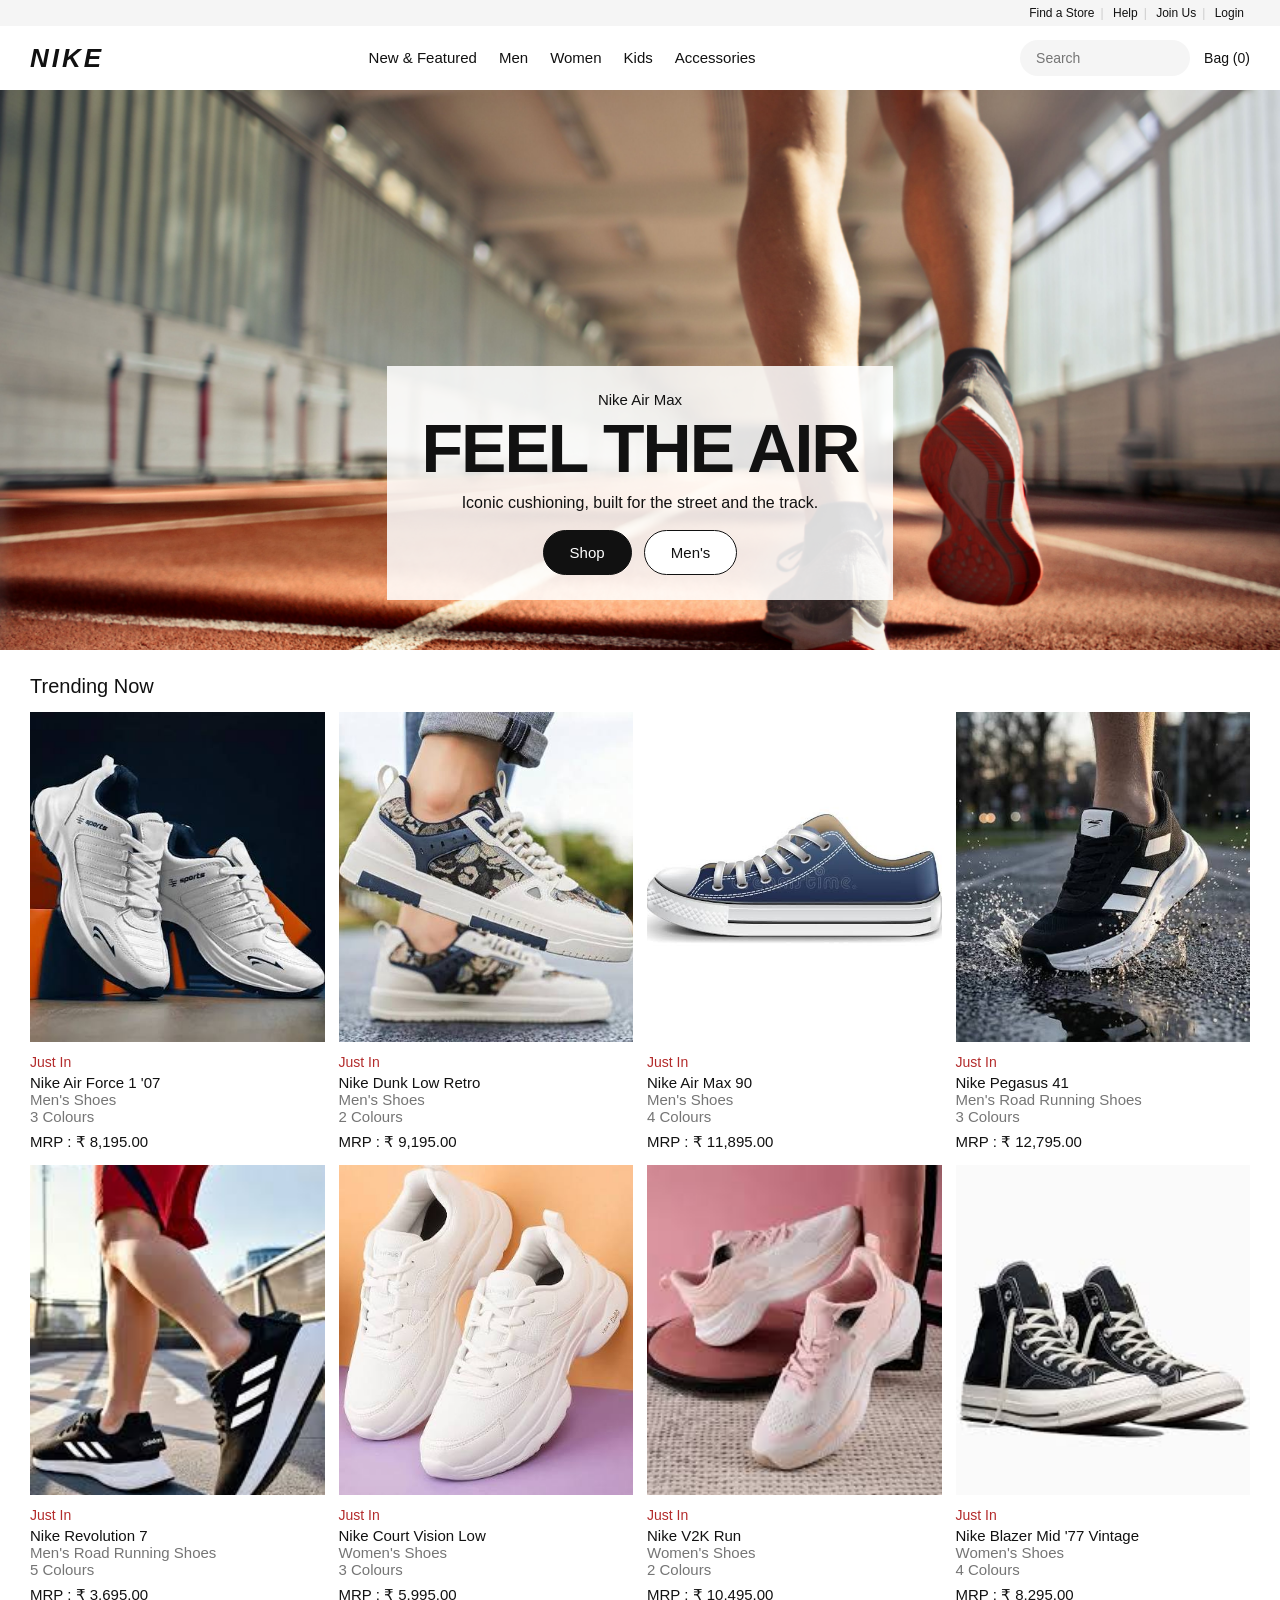
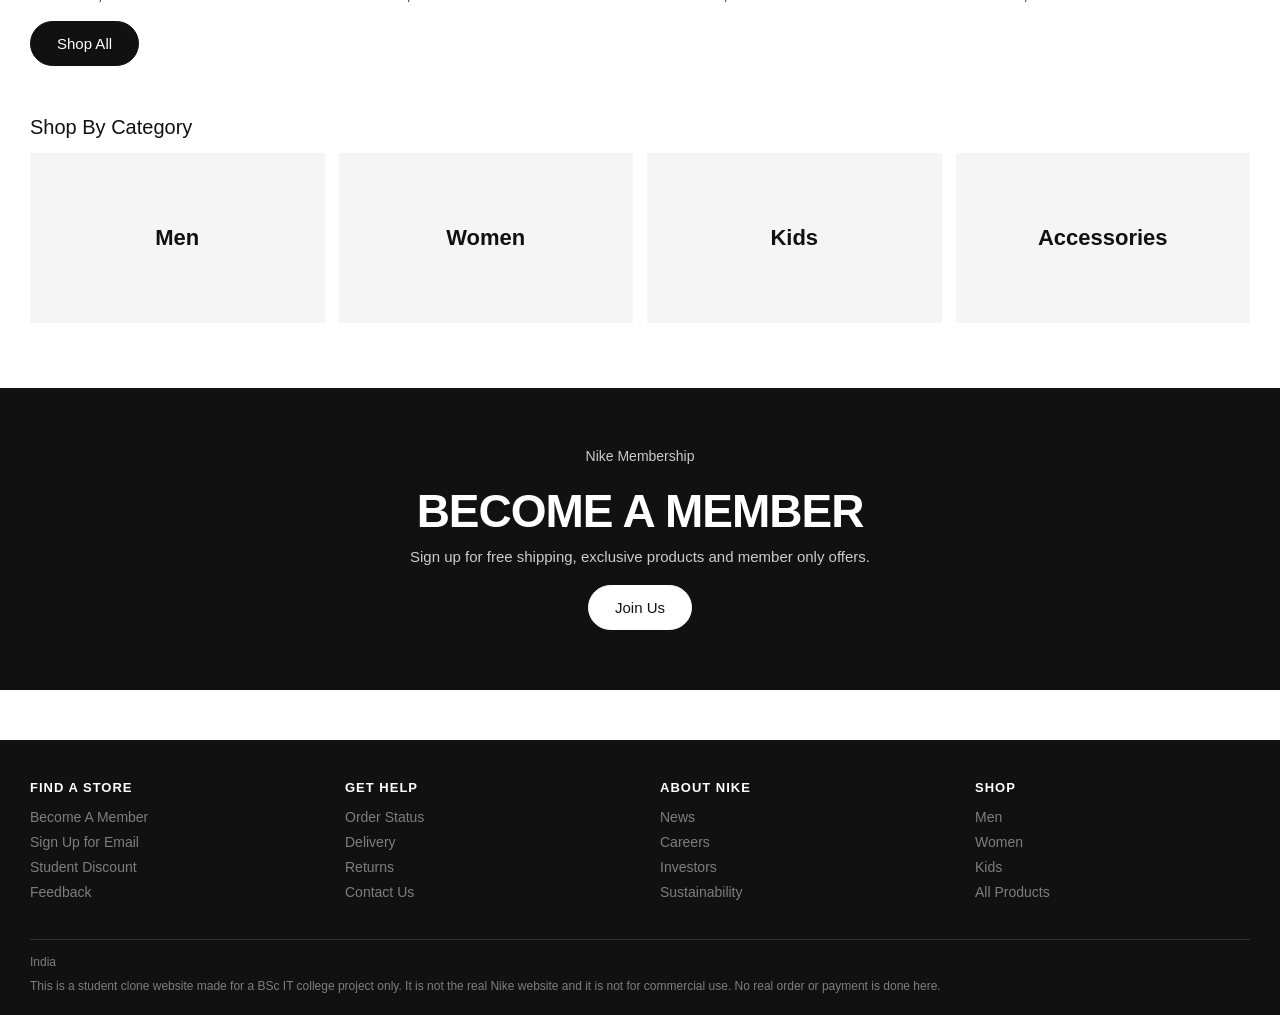
<file: index.html>
<!DOCTYPE html>
<html lang="en">
<head>
<meta charset="UTF-8">
<meta name="viewport" content="width=device-width, initial-scale=1.0">
<title>Nike. Just Do It. Nike IN</title>
<link rel="stylesheet" href="css/main_style.css">
<link rel="stylesheet" href="css/home_style.css">
</head>
<body>

<!-- ============ TOP BLACK BAR ============ -->
<div class="top-bar">
  <div class="top-links">
    <a href="about.html">Find a Store</a><span>|</span>
    <a href="about.html">Help</a><span>|</span>
    <a href="login.html">Join Us</a><span>|</span>
    <a href="login.html" id="user-link">Sign In</a>
  </div>
</div>

<!-- ============ MAIN HEADER ============ -->
<div class="header">
  <a href="index.html" class="logo">NIKE</a>

  <div class="nav">
    <a href="products.html">New &amp; Featured</a>
    <a href="products.html?cat=Men">Men</a>
    <a href="products.html?cat=Women">Women</a>
    <a href="products.html?cat=Kids">Kids</a>
    <a href="products.html?cat=Accessories">Accessories</a>
  </div>

  <div class="head-right">
    <form class="search-form" onsubmit="return doSearch(event)">
      <input type="text" id="search-box" placeholder="Search">
    </form>
    <a href="cart.html" class="bag-link">Bag (<span id="cart-count">0</span>)</a>
  </div>
</div>

<!-- ============ HERO ============ -->
<div class="hero">
  <div class="hero-text">
    <p class="hero-small">Nike Air Max</p>
    <h1>FEEL THE AIR</h1>
    <p class="hero-desc">Iconic cushioning, built for the street and the track.</p>
    <a href="products.html" class="btn">Shop</a>
    <a href="products.html?cat=Men" class="btn btn-white">Men's</a>
  </div>
</div>

<!-- ============ TRENDING ============ -->
<div class="container">
  <h2 class="section-title">Trending Now</h2>
  <div class="product-grid" id="featured-products"></div>
  <br>
  <a href="products.html" class="btn">Shop All</a>
</div>

<!-- ============ CATEGORIES ============ -->
<div class="container">
  <h2 class="section-title">Shop By Category</h2>
  <div class="cat-grid">
    <a href="products.html?cat=Men" class="cat-card">Men</a>
    <a href="products.html?cat=Women" class="cat-card">Women</a>
    <a href="products.html?cat=Kids" class="cat-card">Kids</a>
    <a href="products.html?cat=Accessories" class="cat-card">Accessories</a>
  </div>
</div>

<!-- ============ MEMBER STRIP ============ -->
<div class="member-strip">
  <p class="strip-small">Nike Membership</p>
  <h2>BECOME A MEMBER</h2>
  <p>Sign up for free shipping, exclusive products and member only offers.</p>
  <a href="login.html" class="btn btn-white">Join Us</a>
</div>

<!-- ============ FOOTER ============ -->
<div class="footer">
  <div class="footer-top">
    <div class="foot-col">
      <h4>Find A Store</h4>
      <a href="about.html">Become A Member</a>
      <a href="about.html">Sign Up for Email</a>
      <a href="about.html">Student Discount</a>
      <a href="about.html">Feedback</a>
    </div>
    <div class="foot-col">
      <h4>Get Help</h4>
      <a href="about.html">Order Status</a>
      <a href="about.html">Delivery</a>
      <a href="about.html">Returns</a>
      <a href="about.html">Contact Us</a>
    </div>
    <div class="foot-col">
      <h4>About Nike</h4>
      <a href="about.html">News</a>
      <a href="about.html">Careers</a>
      <a href="about.html">Investors</a>
      <a href="about.html">Sustainability</a>
    </div>
    <div class="foot-col">
      <h4>Shop</h4>
      <a href="products.html?cat=Men">Men</a>
      <a href="products.html?cat=Women">Women</a>
      <a href="products.html?cat=Kids">Kids</a>
      <a href="products.html">All Products</a>
    </div>
  </div>
  <div class="footer-bottom">
    <p>India</p>
    <p class="disclaimer">
      This is a student clone website made for a BSc IT college project only.
      It is not the real Nike website and it is not for commercial use.
      No real order or payment is done here.
    </p>
  </div>
</div>

<script src="js/main.js"></script>
<script src="js/home.js"></script>
</body>
</html>
</file>
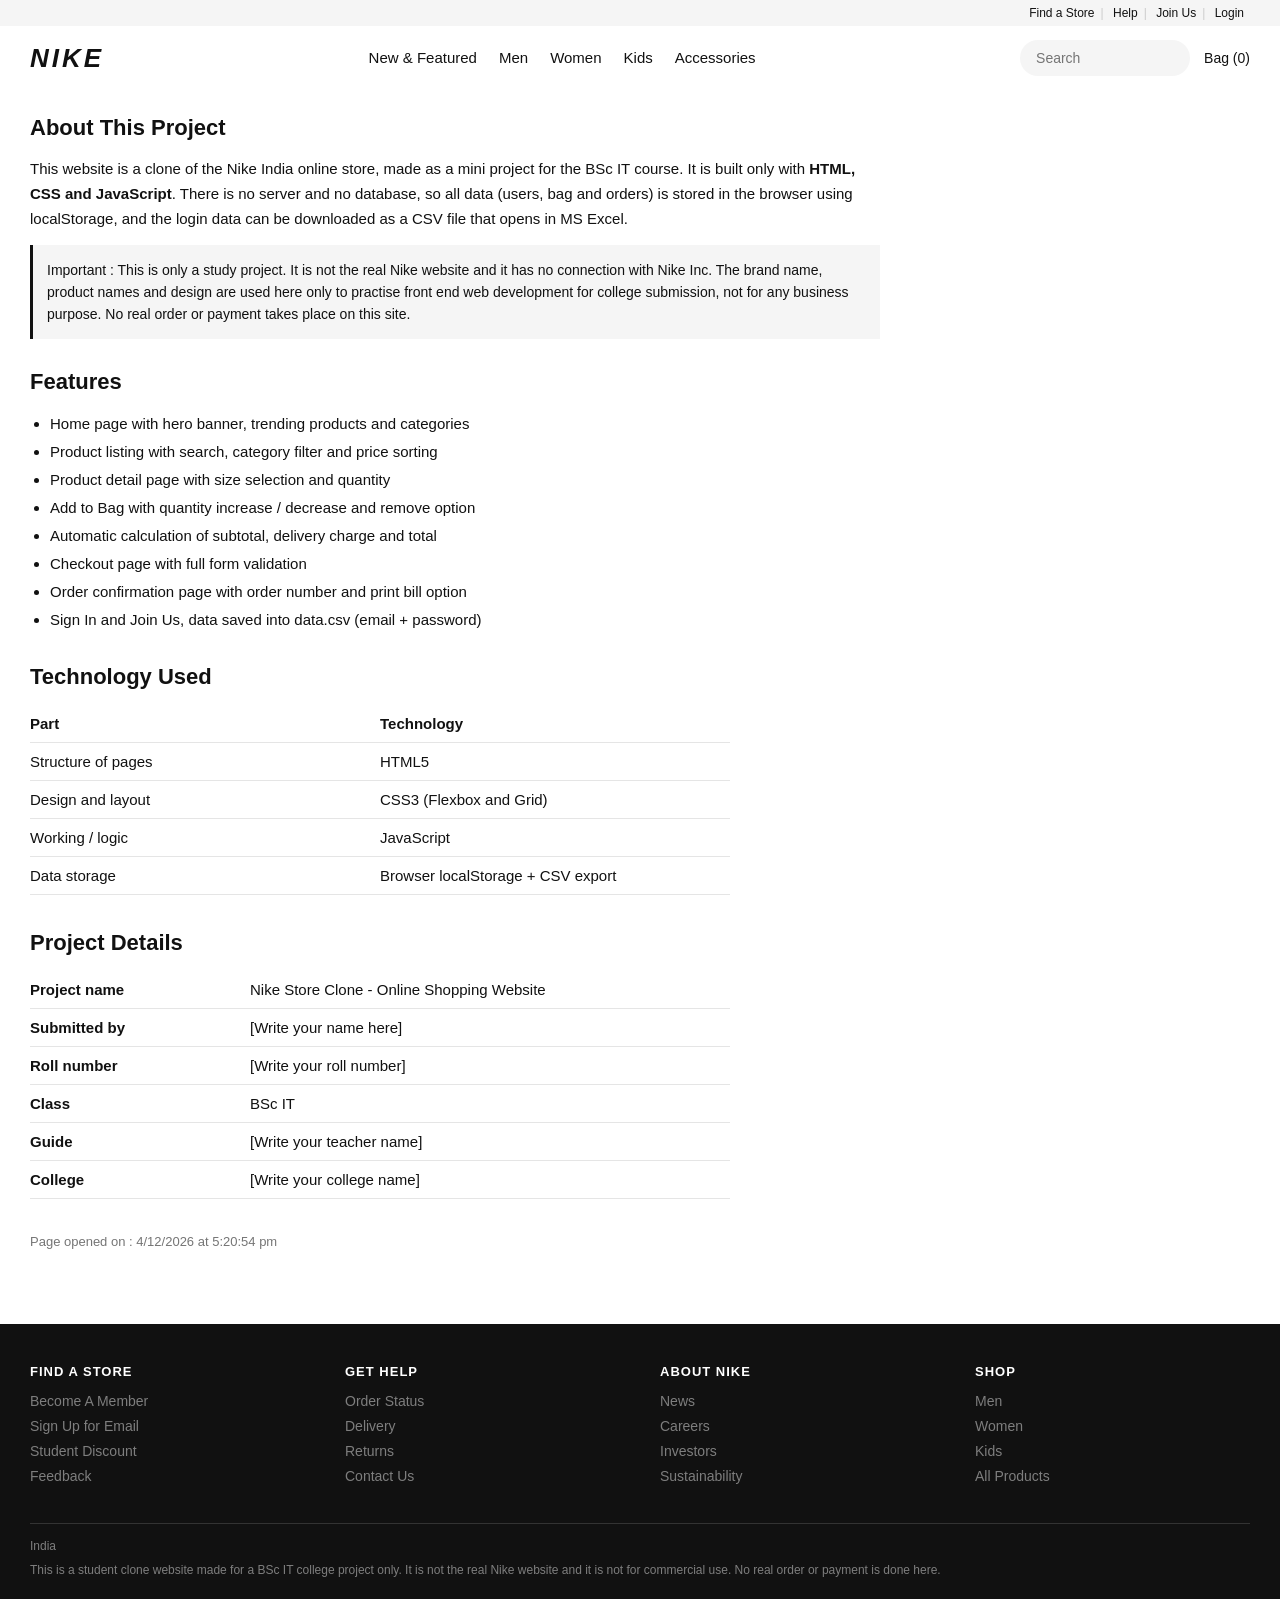
<file: about.html>
<!DOCTYPE html>
<html lang="en">
<head>
<meta charset="UTF-8">
<meta name="viewport" content="width=device-width, initial-scale=1.0">
<title>About This Project. Nike IN</title>
<link rel="stylesheet" href="css/main_style.css">
<link rel="stylesheet" href="css/about_style.css">
</head>
<body>

<!-- ============ TOP BLACK BAR ============ -->
<div class="top-bar">
  <div class="top-links">
    <a href="about.html">Find a Store</a><span>|</span>
    <a href="about.html">Help</a><span>|</span>
    <a href="login.html">Join Us</a><span>|</span>
    <a href="login.html" id="user-link">Sign In</a>
  </div>
</div>

<!-- ============ MAIN HEADER ============ -->
<div class="header">
  <a href="index.html" class="logo">NIKE</a>

  <div class="nav">
    <a href="products.html">New &amp; Featured</a>
    <a href="products.html?cat=Men">Men</a>
    <a href="products.html?cat=Women">Women</a>
    <a href="products.html?cat=Kids">Kids</a>
    <a href="products.html?cat=Accessories">Accessories</a>
  </div>

  <div class="head-right">
    <form class="search-form" onsubmit="return doSearch(event)">
      <input type="text" id="search-box" placeholder="Search">
    </form>
    <a href="cart.html" class="bag-link">Bag (<span id="cart-count">0</span>)</a>
  </div>
</div>

<div class="container">
  <h2 class="page-title">About This Project</h2>
  <div class="about-box">
    <p>
      This website is a clone of the Nike India online store, made as a mini project for the
      BSc IT course. It is built only with <b>HTML, CSS and JavaScript</b>. There is no server
      and no database, so all data (users, bag and orders) is stored in the browser using
      localStorage, and the login data can be downloaded as a CSV file that opens in MS Excel.
    </p>
    <p class="note-line">
      Important : This is only a study project. It is not the real Nike website and it has no
      connection with Nike Inc. The brand name, product names and design are used here only to
      practise front end web development for college submission, not for any business purpose.
      No real order or payment takes place on this site.
    </p>
  </div>

  <h2 class="page-title">Features</h2>
  <ul class="feature-list">
    <li>Home page with hero banner, trending products and categories</li>
    <li>Product listing with search, category filter and price sorting</li>
    <li>Product detail page with size selection and quantity</li>
    <li>Add to Bag with quantity increase / decrease and remove option</li>
    <li>Automatic calculation of subtotal, delivery charge and total</li>
    <li>Checkout page with full form validation</li>
    <li>Order confirmation page with order number and print bill option</li>
    <li>Sign In and Join Us, data saved into data.csv (email + password)</li>
  </ul>

  <h2 class="page-title">Technology Used</h2>
  <table class="tech-table">
    <tr><th>Part</th><th>Technology</th></tr>
    <tr><td>Structure of pages</td><td>HTML5</td></tr>
    <tr><td>Design and layout</td><td>CSS3 (Flexbox and Grid)</td></tr>
    <tr><td>Working / logic</td><td>JavaScript</td></tr>
    <tr><td>Data storage</td><td>Browser localStorage + CSV export</td></tr>
  </table>

  <h2 class="page-title">Project Details</h2>
  <table class="tech-table">
    <tr><th>Project name</th><td>Nike Store Clone - Online Shopping Website</td></tr>
    <tr><th>Submitted by</th><td>[Write your name here]</td></tr>
    <tr><th>Roll number</th><td>[Write your roll number]</td></tr>
    <tr><th>Class</th><td>BSc IT</td></tr>
    <tr><th>Guide</th><td>[Write your teacher name]</td></tr>
    <tr><th>College</th><td>[Write your college name]</td></tr>
  </table>
</div>

<!-- ============ FOOTER ============ -->
<div class="footer">
  <div class="footer-top">
    <div class="foot-col">
      <h4>Find A Store</h4>
      <a href="about.html">Become A Member</a>
      <a href="about.html">Sign Up for Email</a>
      <a href="about.html">Student Discount</a>
      <a href="about.html">Feedback</a>
    </div>
    <div class="foot-col">
      <h4>Get Help</h4>
      <a href="about.html">Order Status</a>
      <a href="about.html">Delivery</a>
      <a href="about.html">Returns</a>
      <a href="about.html">Contact Us</a>
    </div>
    <div class="foot-col">
      <h4>About Nike</h4>
      <a href="about.html">News</a>
      <a href="about.html">Careers</a>
      <a href="about.html">Investors</a>
      <a href="about.html">Sustainability</a>
    </div>
    <div class="foot-col">
      <h4>Shop</h4>
      <a href="products.html?cat=Men">Men</a>
      <a href="products.html?cat=Women">Women</a>
      <a href="products.html?cat=Kids">Kids</a>
      <a href="products.html">All Products</a>
    </div>
  </div>
  <div class="footer-bottom">
    <p>India</p>
    <p class="disclaimer">
      This is a student clone website made for a BSc IT college project only.
      It is not the real Nike website and it is not for commercial use.
      No real order or payment is done here.
    </p>
  </div>
</div>

<script src="js/main.js"></script>
<script src="js/about.js"></script>
</body>
</html>
</file>
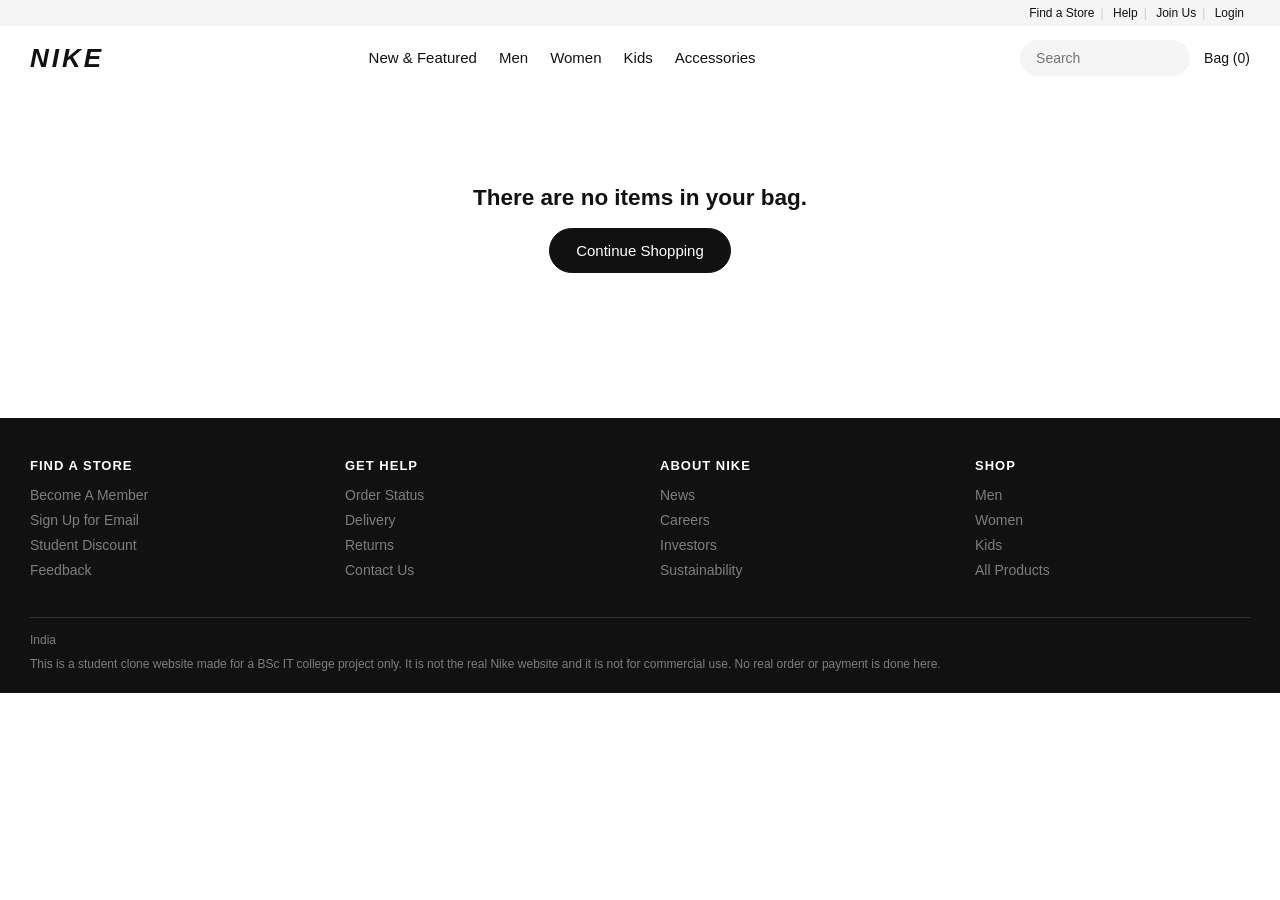
<file: cart.html>
<!DOCTYPE html>
<html lang="en">
<head>
<meta charset="UTF-8">
<meta name="viewport" content="width=device-width, initial-scale=1.0">
<title>Bag. Nike IN</title>
<link rel="stylesheet" href="css/main_style.css">
<link rel="stylesheet" href="css/cart_style.css">
</head>
<body>

<!-- ============ TOP BLACK BAR ============ -->
<div class="top-bar">
  <div class="top-links">
    <a href="about.html">Find a Store</a><span>|</span>
    <a href="about.html">Help</a><span>|</span>
    <a href="login.html">Join Us</a><span>|</span>
    <a href="login.html" id="user-link">Sign In</a>
  </div>
</div>

<!-- ============ MAIN HEADER ============ -->
<div class="header">
  <a href="index.html" class="logo">NIKE</a>

  <div class="nav">
    <a href="products.html">New &amp; Featured</a>
    <a href="products.html?cat=Men">Men</a>
    <a href="products.html?cat=Women">Women</a>
    <a href="products.html?cat=Kids">Kids</a>
    <a href="products.html?cat=Accessories">Accessories</a>
  </div>

  <div class="head-right">
    <form class="search-form" onsubmit="return doSearch(event)">
      <input type="text" id="search-box" placeholder="Search">
    </form>
    <a href="cart.html" class="bag-link">Bag (<span id="cart-count">0</span>)</a>
  </div>
</div>

<div class="container">
  <div id="empty-msg" class="empty-msg" style="display:none;">
    <h2>There are no items in your bag.</h2>
    <br>
    <a href="products.html" class="btn">Continue Shopping</a>
  </div>

  <div id="cart-area" class="cart-area">
    <div class="cart-left">
      <h2 class="page-title">Bag</h2>
      <div id="cart-items"></div>
    </div>

    <div class="cart-right">
      <h2 class="page-title">Summary</h2>
      <table>
        <tr><td>Subtotal</td><td id="sub-total">0</td></tr>
        <tr><td>Estimated Delivery &amp; Handling</td><td id="ship-charge">0</td></tr>
        <tr><th>Total</th><th id="grand-total">0</th></tr>
      </table>
      <p class="note" id="ship-note"></p>
      <a href="checkout.html" class="btn full">Checkout</a>
      <a href="products.html" class="btn btn-outline full">Continue Shopping</a>
    </div>
  </div>
</div>

<!-- ============ FOOTER ============ -->
<div class="footer">
  <div class="footer-top">
    <div class="foot-col">
      <h4>Find A Store</h4>
      <a href="about.html">Become A Member</a>
      <a href="about.html">Sign Up for Email</a>
      <a href="about.html">Student Discount</a>
      <a href="about.html">Feedback</a>
    </div>
    <div class="foot-col">
      <h4>Get Help</h4>
      <a href="about.html">Order Status</a>
      <a href="about.html">Delivery</a>
      <a href="about.html">Returns</a>
      <a href="about.html">Contact Us</a>
    </div>
    <div class="foot-col">
      <h4>About Nike</h4>
      <a href="about.html">News</a>
      <a href="about.html">Careers</a>
      <a href="about.html">Investors</a>
      <a href="about.html">Sustainability</a>
    </div>
    <div class="foot-col">
      <h4>Shop</h4>
      <a href="products.html?cat=Men">Men</a>
      <a href="products.html?cat=Women">Women</a>
      <a href="products.html?cat=Kids">Kids</a>
      <a href="products.html">All Products</a>
    </div>
  </div>
  <div class="footer-bottom">
    <p>India</p>
    <p class="disclaimer">
      This is a student clone website made for a BSc IT college project only.
      It is not the real Nike website and it is not for commercial use.
      No real order or payment is done here.
    </p>
  </div>
</div>

<script src="js/main.js"></script>
<script src="js/cart.js"></script>
</body>
</html>
</file>
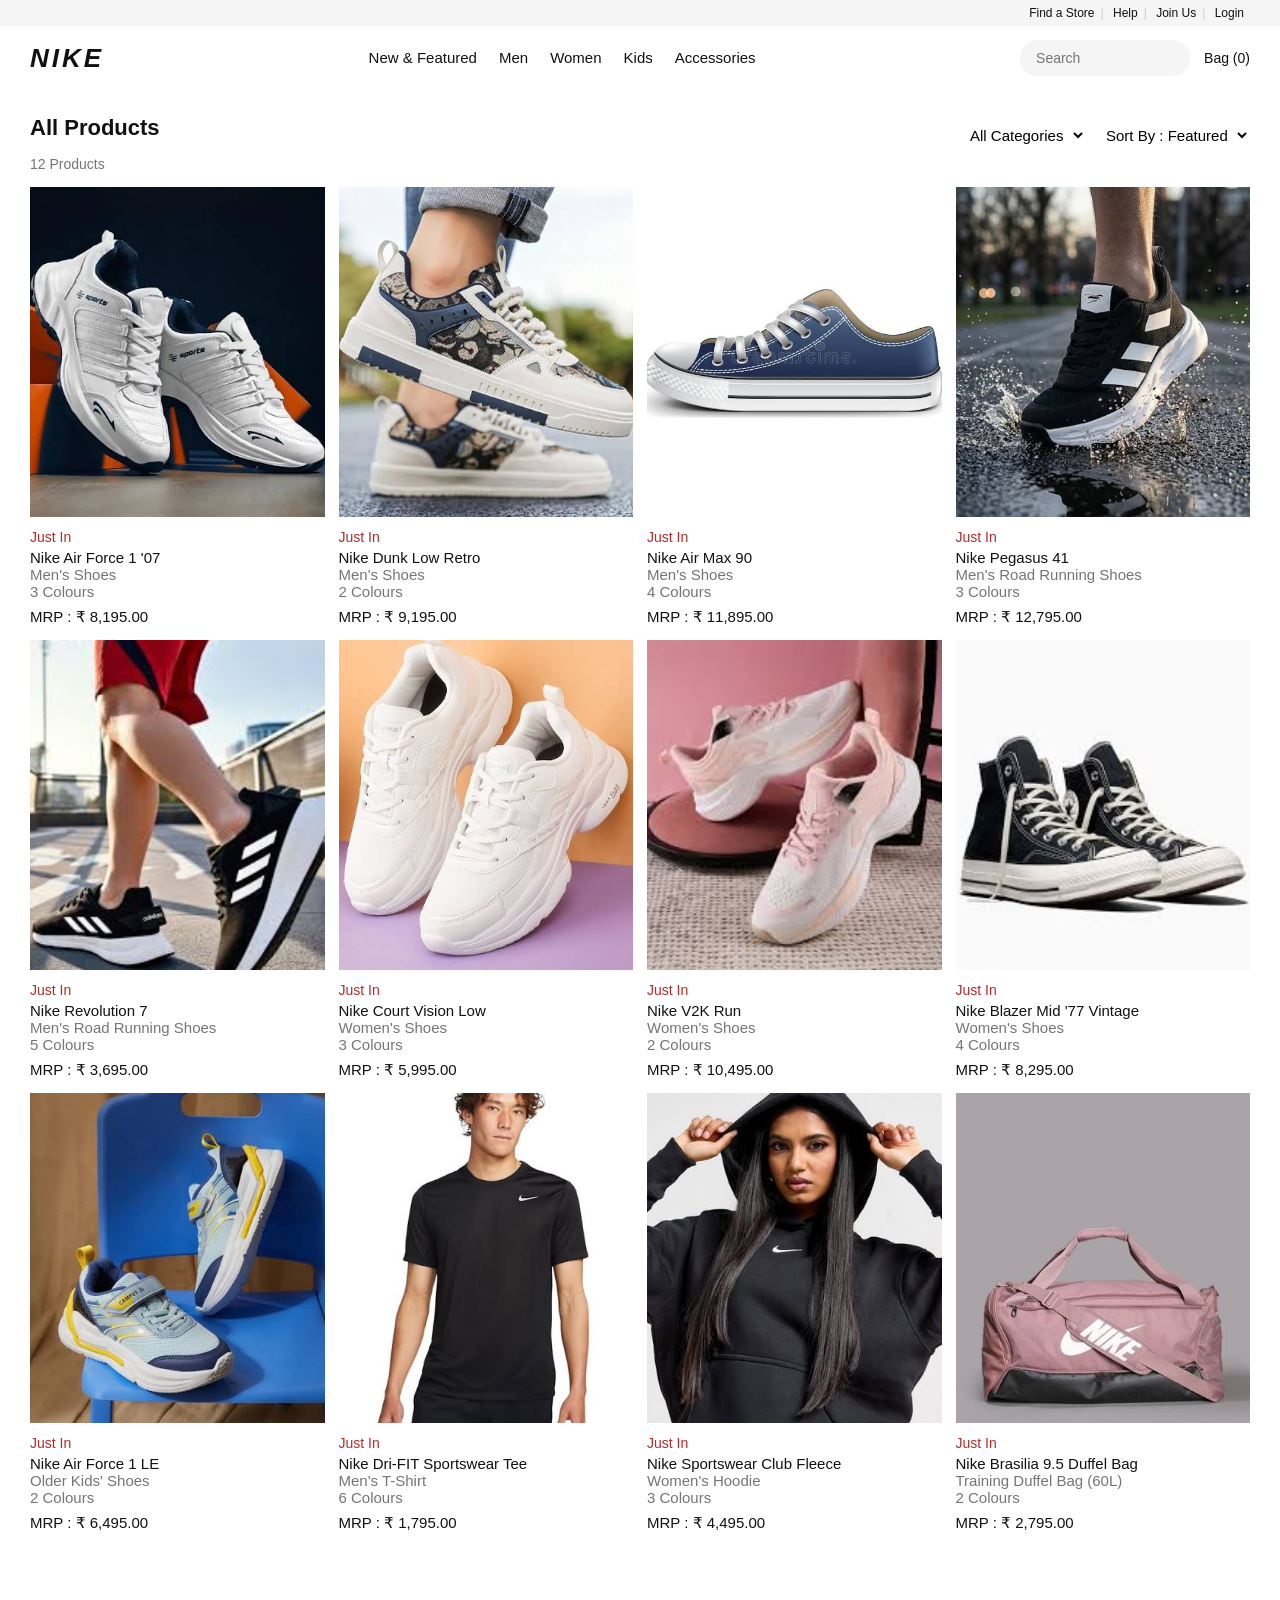
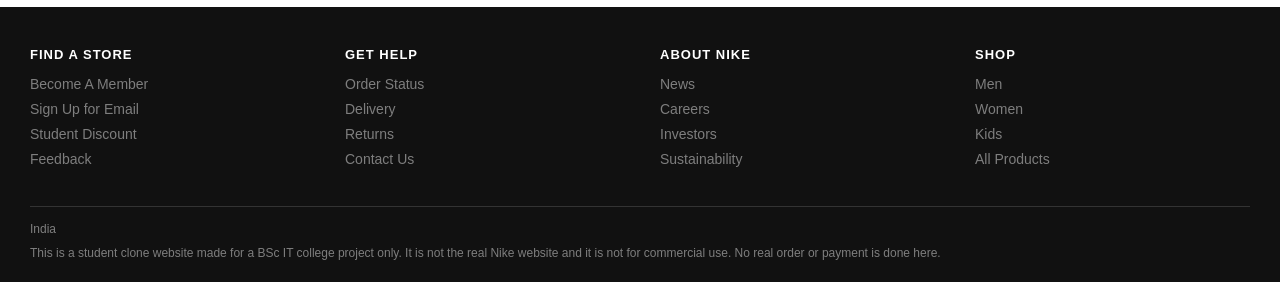
<file: checkout.html>
<!DOCTYPE html>
<html lang="en">
<head>
<meta charset="UTF-8">
<meta name="viewport" content="width=device-width, initial-scale=1.0">
<title>Checkout. Nike IN</title>
<link rel="stylesheet" href="css/main_style.css">
<link rel="stylesheet" href="css/checkout_style.css">
</head>
<body>

<!-- ============ TOP BLACK BAR ============ -->
<div class="top-bar">
  <div class="top-links">
    <a href="about.html">Find a Store</a><span>|</span>
    <a href="about.html">Help</a><span>|</span>
    <a href="login.html">Join Us</a><span>|</span>
    <a href="login.html" id="user-link">Sign In</a>
  </div>
</div>

<!-- ============ MAIN HEADER ============ -->
<div class="header">
  <a href="index.html" class="logo">NIKE</a>

  <div class="nav">
    <a href="products.html">New &amp; Featured</a>
    <a href="products.html?cat=Men">Men</a>
    <a href="products.html?cat=Women">Women</a>
    <a href="products.html?cat=Kids">Kids</a>
    <a href="products.html?cat=Accessories">Accessories</a>
  </div>

  <div class="head-right">
    <form class="search-form" onsubmit="return doSearch(event)">
      <input type="text" id="search-box" placeholder="Search">
    </form>
    <a href="cart.html" class="bag-link">Bag (<span id="cart-count">0</span>)</a>
  </div>
</div>

<div class="container">
  <div class="checkout-area">
    <div class="form-side">
      <h2 class="page-title">Delivery</h2>
      <p class="sub-note">Enter your name and address so we know where to deliver your order.</p>

      <input type="text" id="name" placeholder="Full Name">
      <input type="text" id="email" placeholder="Email Address">
      <input type="text" id="phone" maxlength="10" placeholder="Mobile Number (10 digits)">
      <textarea id="address" rows="3" placeholder="Address Line (House no, Street, Area)"></textarea>
      <div class="two-col">
        <input type="text" id="city" placeholder="City">
        <input type="text" id="pincode" maxlength="6" placeholder="PIN Code">
      </div>

      <h2 class="page-title">Payment</h2>
      <label class="radio-line"><input type="radio" name="pay" value="Cash on Delivery" checked> Cash on Delivery</label>
      <label class="radio-line"><input type="radio" name="pay" value="UPI"> UPI</label>
      <label class="radio-line"><input type="radio" name="pay" value="Debit / Credit Card"> Debit / Credit Card</label>

      <p class="error-msg" id="error-msg"></p>
      <button class="btn full" onclick="placeOrder()">Place Order</button>
    </div>

    <div class="summary-side">
      <h2 class="page-title">Order Summary</h2>
      <div id="summary-items"></div>
      <table>
        <tr><td>Subtotal</td><td id="sub-total">0</td></tr>
        <tr><td>Delivery &amp; Handling</td><td id="ship-charge">0</td></tr>
        <tr><th>Total</th><th id="grand-total">0</th></tr>
      </table>
    </div>
  </div>
</div>

<!-- ============ FOOTER ============ -->
<div class="footer">
  <div class="footer-top">
    <div class="foot-col">
      <h4>Find A Store</h4>
      <a href="about.html">Become A Member</a>
      <a href="about.html">Sign Up for Email</a>
      <a href="about.html">Student Discount</a>
      <a href="about.html">Feedback</a>
    </div>
    <div class="foot-col">
      <h4>Get Help</h4>
      <a href="about.html">Order Status</a>
      <a href="about.html">Delivery</a>
      <a href="about.html">Returns</a>
      <a href="about.html">Contact Us</a>
    </div>
    <div class="foot-col">
      <h4>About Nike</h4>
      <a href="about.html">News</a>
      <a href="about.html">Careers</a>
      <a href="about.html">Investors</a>
      <a href="about.html">Sustainability</a>
    </div>
    <div class="foot-col">
      <h4>Shop</h4>
      <a href="products.html?cat=Men">Men</a>
      <a href="products.html?cat=Women">Women</a>
      <a href="products.html?cat=Kids">Kids</a>
      <a href="products.html">All Products</a>
    </div>
  </div>
  <div class="footer-bottom">
    <p>India</p>
    <p class="disclaimer">
      This is a student clone website made for a BSc IT college project only.
      It is not the real Nike website and it is not for commercial use.
      No real order or payment is done here.
    </p>
  </div>
</div>

<script src="js/main.js"></script>
<script src="js/checkout.js"></script>
</body>
</html>
</file>
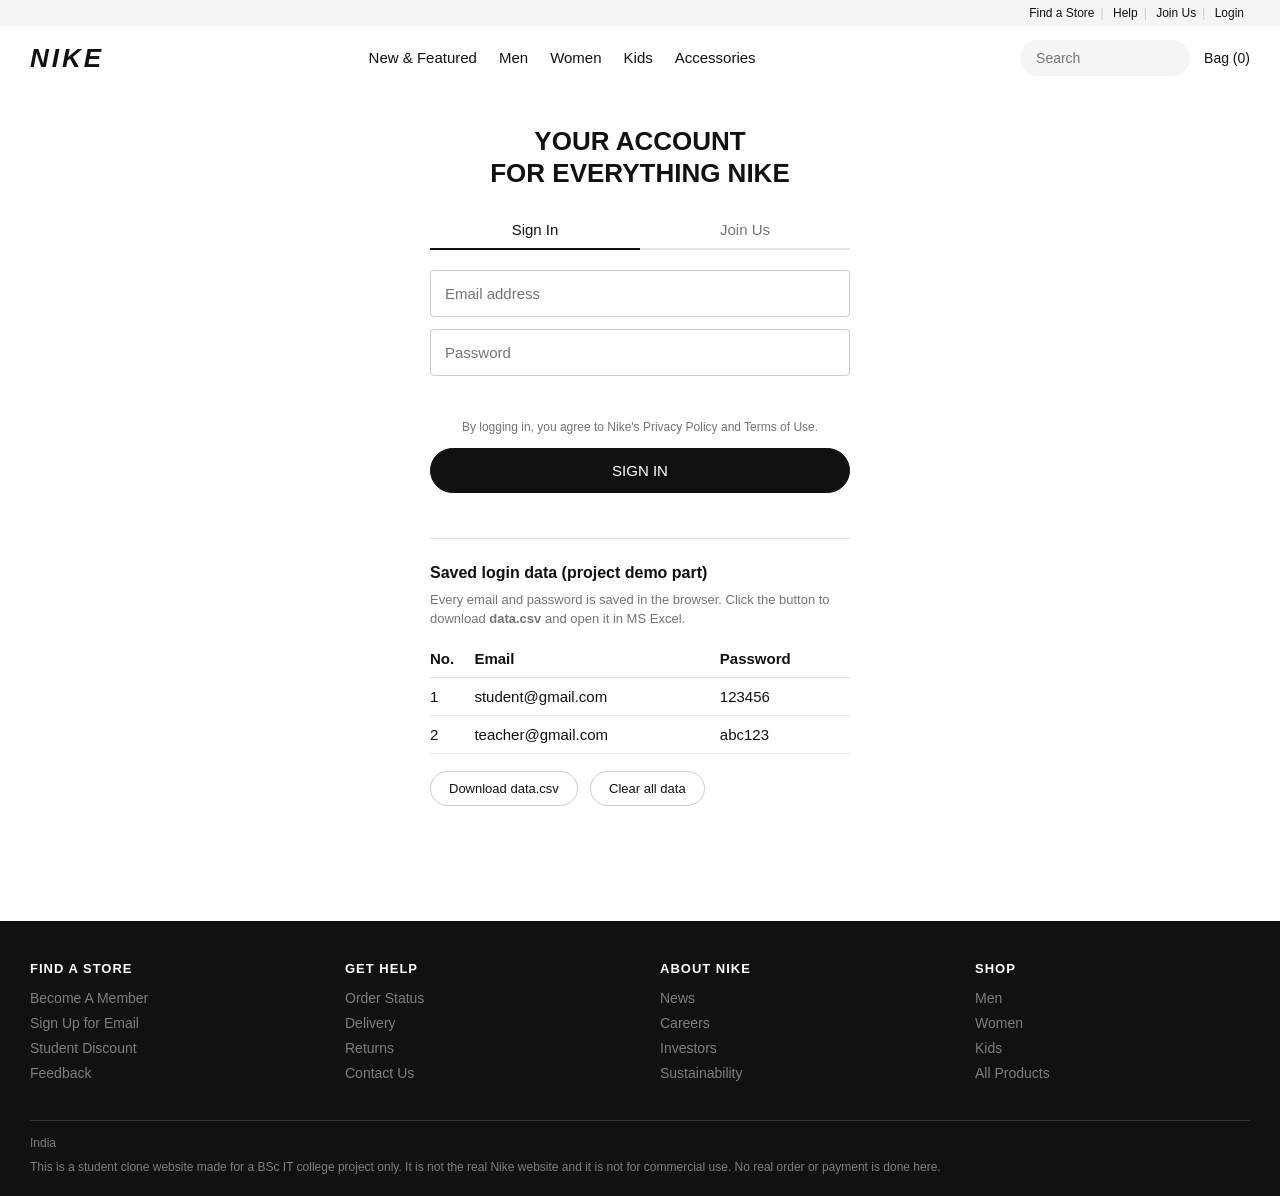
<file: login.html>
<!DOCTYPE html>
<html lang="en">
<head>
<meta charset="UTF-8">
<meta name="viewport" content="width=device-width, initial-scale=1.0">
<title>Sign In or Join Us. Nike IN</title>
<link rel="stylesheet" href="css/main_style.css">
<link rel="stylesheet" href="css/login_style.css">
</head>
<body>

<!-- ============ TOP BLACK BAR ============ -->
<div class="top-bar">
  <div class="top-links">
    <a href="about.html">Find a Store</a><span>|</span>
    <a href="about.html">Help</a><span>|</span>
    <a href="login.html">Join Us</a><span>|</span>
    <a href="login.html" id="user-link">Sign In</a>
  </div>
</div>

<!-- ============ MAIN HEADER ============ -->
<div class="header">
  <a href="index.html" class="logo">NIKE</a>

  <div class="nav">
    <a href="products.html">New &amp; Featured</a>
    <a href="products.html?cat=Men">Men</a>
    <a href="products.html?cat=Women">Women</a>
    <a href="products.html?cat=Kids">Kids</a>
    <a href="products.html?cat=Accessories">Accessories</a>
  </div>

  <div class="head-right">
    <form class="search-form" onsubmit="return doSearch(event)">
      <input type="text" id="search-box" placeholder="Search">
    </form>
    <a href="cart.html" class="bag-link">Bag (<span id="cart-count">0</span>)</a>
  </div>
</div>

<div class="container">
  <div class="login-box">
    <h1 class="join-title">YOUR ACCOUNT<br>FOR EVERYTHING NIKE</h1>

    <div class="tab-row">
      <button class="tab-btn active" id="tab-login" onclick="openTab('login')">Sign In</button>
      <button class="tab-btn" id="tab-signup" onclick="openTab('signup')">Join Us</button>
    </div>

    <div id="login-form">
      <input type="text" id="login-email" placeholder="Email address">
      <input type="password" id="login-password" placeholder="Password">
      <p class="msg" id="login-msg"></p>
      <p class="terms">By logging in, you agree to Nike's Privacy Policy and Terms of Use.</p>
      <button class="btn full" onclick="loginUser()">SIGN IN</button>
    </div>

    <div id="signup-form" style="display:none;">
      <input type="text" id="signup-email" placeholder="Email address">
      <input type="password" id="signup-password" placeholder="Password (minimum 6 characters)">
      <input type="password" id="signup-confirm" placeholder="Confirm password">
      <p class="msg" id="signup-msg"></p>
      <p class="terms">By creating an account, you agree to Nike's Privacy Policy and Terms of Use.</p>
      <button class="btn full" onclick="signupUser()">JOIN US</button>
    </div>

    <div class="excel-box">
      <h3>Saved login data (project demo part)</h3>
      <p class="small-note">
        Every email and password is saved in the browser. Click the button to download
        <b>data.csv</b> and open it in MS Excel.
      </p>
      <table id="user-table">
        <tr><th>No.</th><th>Email</th><th>Password</th></tr>
      </table>
      <br>
      <button class="btn btn-outline btn-small" onclick="downloadCSV()">Download data.csv</button>
      <button class="btn btn-outline btn-small" onclick="clearUsers()">Clear all data</button>
    </div>
  </div>
</div>

<!-- ============ FOOTER ============ -->
<div class="footer">
  <div class="footer-top">
    <div class="foot-col">
      <h4>Find A Store</h4>
      <a href="about.html">Become A Member</a>
      <a href="about.html">Sign Up for Email</a>
      <a href="about.html">Student Discount</a>
      <a href="about.html">Feedback</a>
    </div>
    <div class="foot-col">
      <h4>Get Help</h4>
      <a href="about.html">Order Status</a>
      <a href="about.html">Delivery</a>
      <a href="about.html">Returns</a>
      <a href="about.html">Contact Us</a>
    </div>
    <div class="foot-col">
      <h4>About Nike</h4>
      <a href="about.html">News</a>
      <a href="about.html">Careers</a>
      <a href="about.html">Investors</a>
      <a href="about.html">Sustainability</a>
    </div>
    <div class="foot-col">
      <h4>Shop</h4>
      <a href="products.html?cat=Men">Men</a>
      <a href="products.html?cat=Women">Women</a>
      <a href="products.html?cat=Kids">Kids</a>
      <a href="products.html">All Products</a>
    </div>
  </div>
  <div class="footer-bottom">
    <p>India</p>
    <p class="disclaimer">
      This is a student clone website made for a BSc IT college project only.
      It is not the real Nike website and it is not for commercial use.
      No real order or payment is done here.
    </p>
  </div>
</div>

<script src="js/main.js"></script>
<script src="js/login.js"></script>
</body>
</html>
</file>
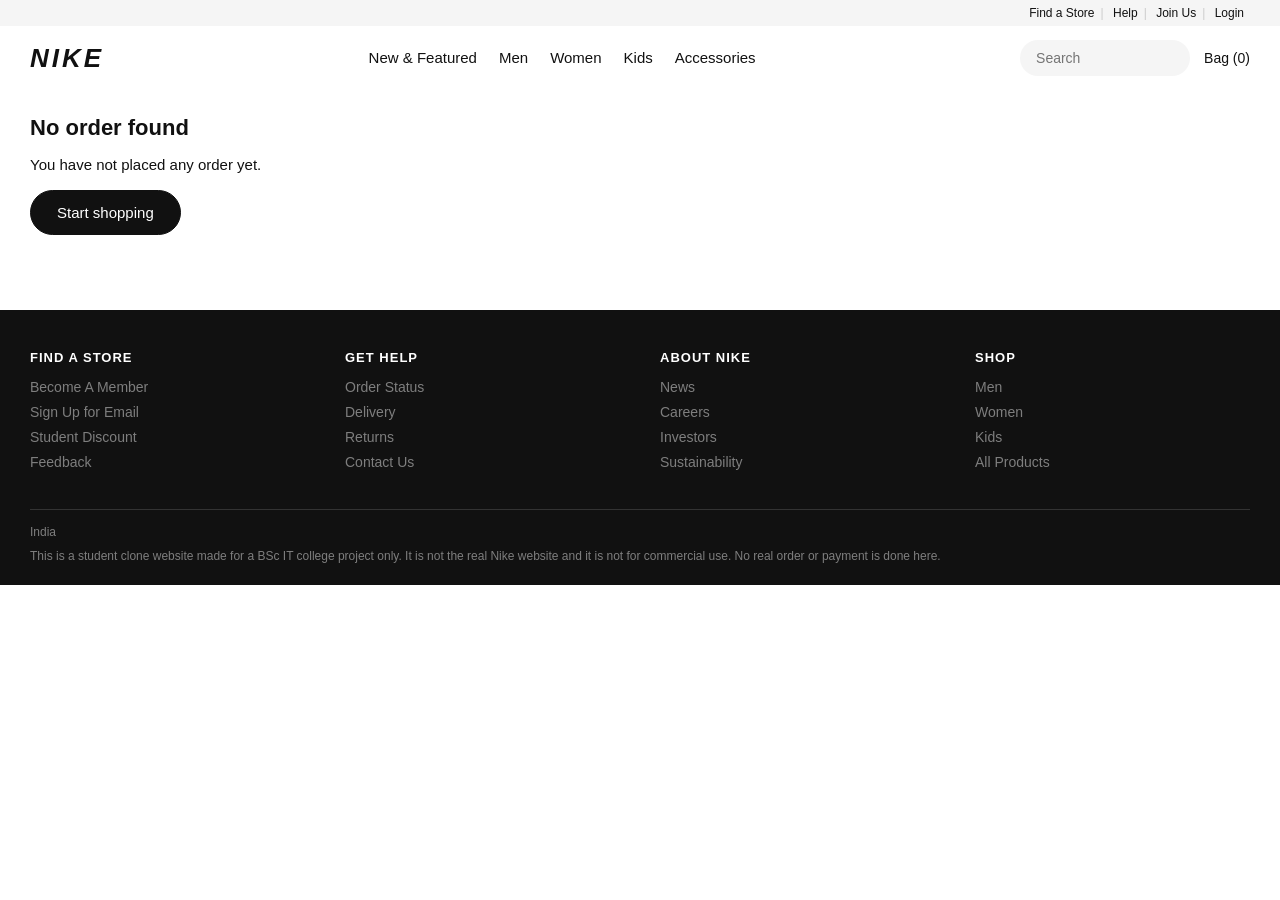
<file: order.html>
<!DOCTYPE html>
<html lang="en">
<head>
<meta charset="UTF-8">
<meta name="viewport" content="width=device-width, initial-scale=1.0">
<title>Order Placed. Nike IN</title>
<link rel="stylesheet" href="css/main_style.css">
<link rel="stylesheet" href="css/order_style.css">
</head>
<body>

<!-- ============ TOP BLACK BAR ============ -->
<div class="top-bar">
  <div class="top-links">
    <a href="about.html">Find a Store</a><span>|</span>
    <a href="about.html">Help</a><span>|</span>
    <a href="login.html">Join Us</a><span>|</span>
    <a href="login.html" id="user-link">Sign In</a>
  </div>
</div>

<!-- ============ MAIN HEADER ============ -->
<div class="header">
  <a href="index.html" class="logo">NIKE</a>

  <div class="nav">
    <a href="products.html">New &amp; Featured</a>
    <a href="products.html?cat=Men">Men</a>
    <a href="products.html?cat=Women">Women</a>
    <a href="products.html?cat=Kids">Kids</a>
    <a href="products.html?cat=Accessories">Accessories</a>
  </div>

  <div class="head-right">
    <form class="search-form" onsubmit="return doSearch(event)">
      <input type="text" id="search-box" placeholder="Search">
    </form>
    <a href="cart.html" class="bag-link">Bag (<span id="cart-count">0</span>)</a>
  </div>
</div>

<div class="container">
  <div id="order-area"></div>
</div>

<!-- ============ FOOTER ============ -->
<div class="footer">
  <div class="footer-top">
    <div class="foot-col">
      <h4>Find A Store</h4>
      <a href="about.html">Become A Member</a>
      <a href="about.html">Sign Up for Email</a>
      <a href="about.html">Student Discount</a>
      <a href="about.html">Feedback</a>
    </div>
    <div class="foot-col">
      <h4>Get Help</h4>
      <a href="about.html">Order Status</a>
      <a href="about.html">Delivery</a>
      <a href="about.html">Returns</a>
      <a href="about.html">Contact Us</a>
    </div>
    <div class="foot-col">
      <h4>About Nike</h4>
      <a href="about.html">News</a>
      <a href="about.html">Careers</a>
      <a href="about.html">Investors</a>
      <a href="about.html">Sustainability</a>
    </div>
    <div class="foot-col">
      <h4>Shop</h4>
      <a href="products.html?cat=Men">Men</a>
      <a href="products.html?cat=Women">Women</a>
      <a href="products.html?cat=Kids">Kids</a>
      <a href="products.html">All Products</a>
    </div>
  </div>
  <div class="footer-bottom">
    <p>India</p>
    <p class="disclaimer">
      This is a student clone website made for a BSc IT college project only.
      It is not the real Nike website and it is not for commercial use.
      No real order or payment is done here.
    </p>
  </div>
</div>

<script src="js/main.js"></script>
<script src="js/order.js"></script>
</body>
</html>
</file>
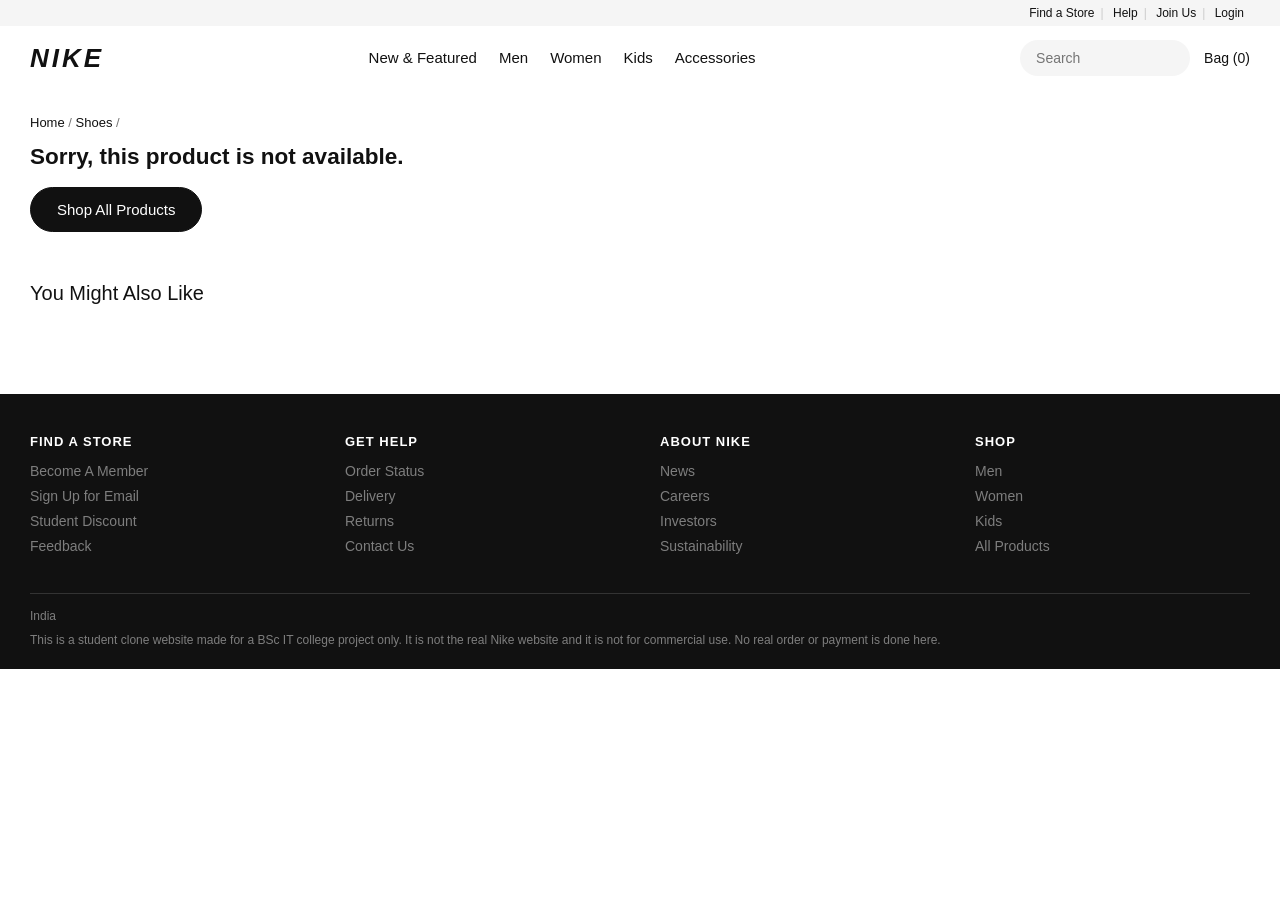
<file: product.html>
<!DOCTYPE html>
<html lang="en">
<head>
<meta charset="UTF-8">
<meta name="viewport" content="width=device-width, initial-scale=1.0">
<title>Nike Product Detail. Nike IN</title>
<link rel="stylesheet" href="css/main_style.css">
<link rel="stylesheet" href="css/product_style.css">
</head>
<body>

<!-- ============ TOP BLACK BAR ============ -->
<div class="top-bar">
  <div class="top-links">
    <a href="about.html">Find a Store</a><span>|</span>
    <a href="about.html">Help</a><span>|</span>
    <a href="login.html">Join Us</a><span>|</span>
    <a href="login.html" id="user-link">Sign In</a>
  </div>
</div>

<!-- ============ MAIN HEADER ============ -->
<div class="header">
  <a href="index.html" class="logo">NIKE</a>

  <div class="nav">
    <a href="products.html">New &amp; Featured</a>
    <a href="products.html?cat=Men">Men</a>
    <a href="products.html?cat=Women">Women</a>
    <a href="products.html?cat=Kids">Kids</a>
    <a href="products.html?cat=Accessories">Accessories</a>
  </div>

  <div class="head-right">
    <form class="search-form" onsubmit="return doSearch(event)">
      <input type="text" id="search-box" placeholder="Search">
    </form>
    <a href="cart.html" class="bag-link">Bag (<span id="cart-count">0</span>)</a>
  </div>
</div>

<div class="container">
  <p class="breadcrumb"><a href="index.html">Home</a> / <a href="products.html">Shoes</a> / <span id="crumb-name"></span></p>
  <div id="detail-area"></div>
</div>

<div class="container">
  <h2 class="section-title">You Might Also Like</h2>
  <div class="product-grid" id="similar-list"></div>
</div>

<!-- ============ FOOTER ============ -->
<div class="footer">
  <div class="footer-top">
    <div class="foot-col">
      <h4>Find A Store</h4>
      <a href="about.html">Become A Member</a>
      <a href="about.html">Sign Up for Email</a>
      <a href="about.html">Student Discount</a>
      <a href="about.html">Feedback</a>
    </div>
    <div class="foot-col">
      <h4>Get Help</h4>
      <a href="about.html">Order Status</a>
      <a href="about.html">Delivery</a>
      <a href="about.html">Returns</a>
      <a href="about.html">Contact Us</a>
    </div>
    <div class="foot-col">
      <h4>About Nike</h4>
      <a href="about.html">News</a>
      <a href="about.html">Careers</a>
      <a href="about.html">Investors</a>
      <a href="about.html">Sustainability</a>
    </div>
    <div class="foot-col">
      <h4>Shop</h4>
      <a href="products.html?cat=Men">Men</a>
      <a href="products.html?cat=Women">Women</a>
      <a href="products.html?cat=Kids">Kids</a>
      <a href="products.html">All Products</a>
    </div>
  </div>
  <div class="footer-bottom">
    <p>India</p>
    <p class="disclaimer">
      This is a student clone website made for a BSc IT college project only.
      It is not the real Nike website and it is not for commercial use.
      No real order or payment is done here.
    </p>
  </div>
</div>

<script src="js/main.js"></script>
<script src="js/product.js"></script>
</body>
</html>
</file>
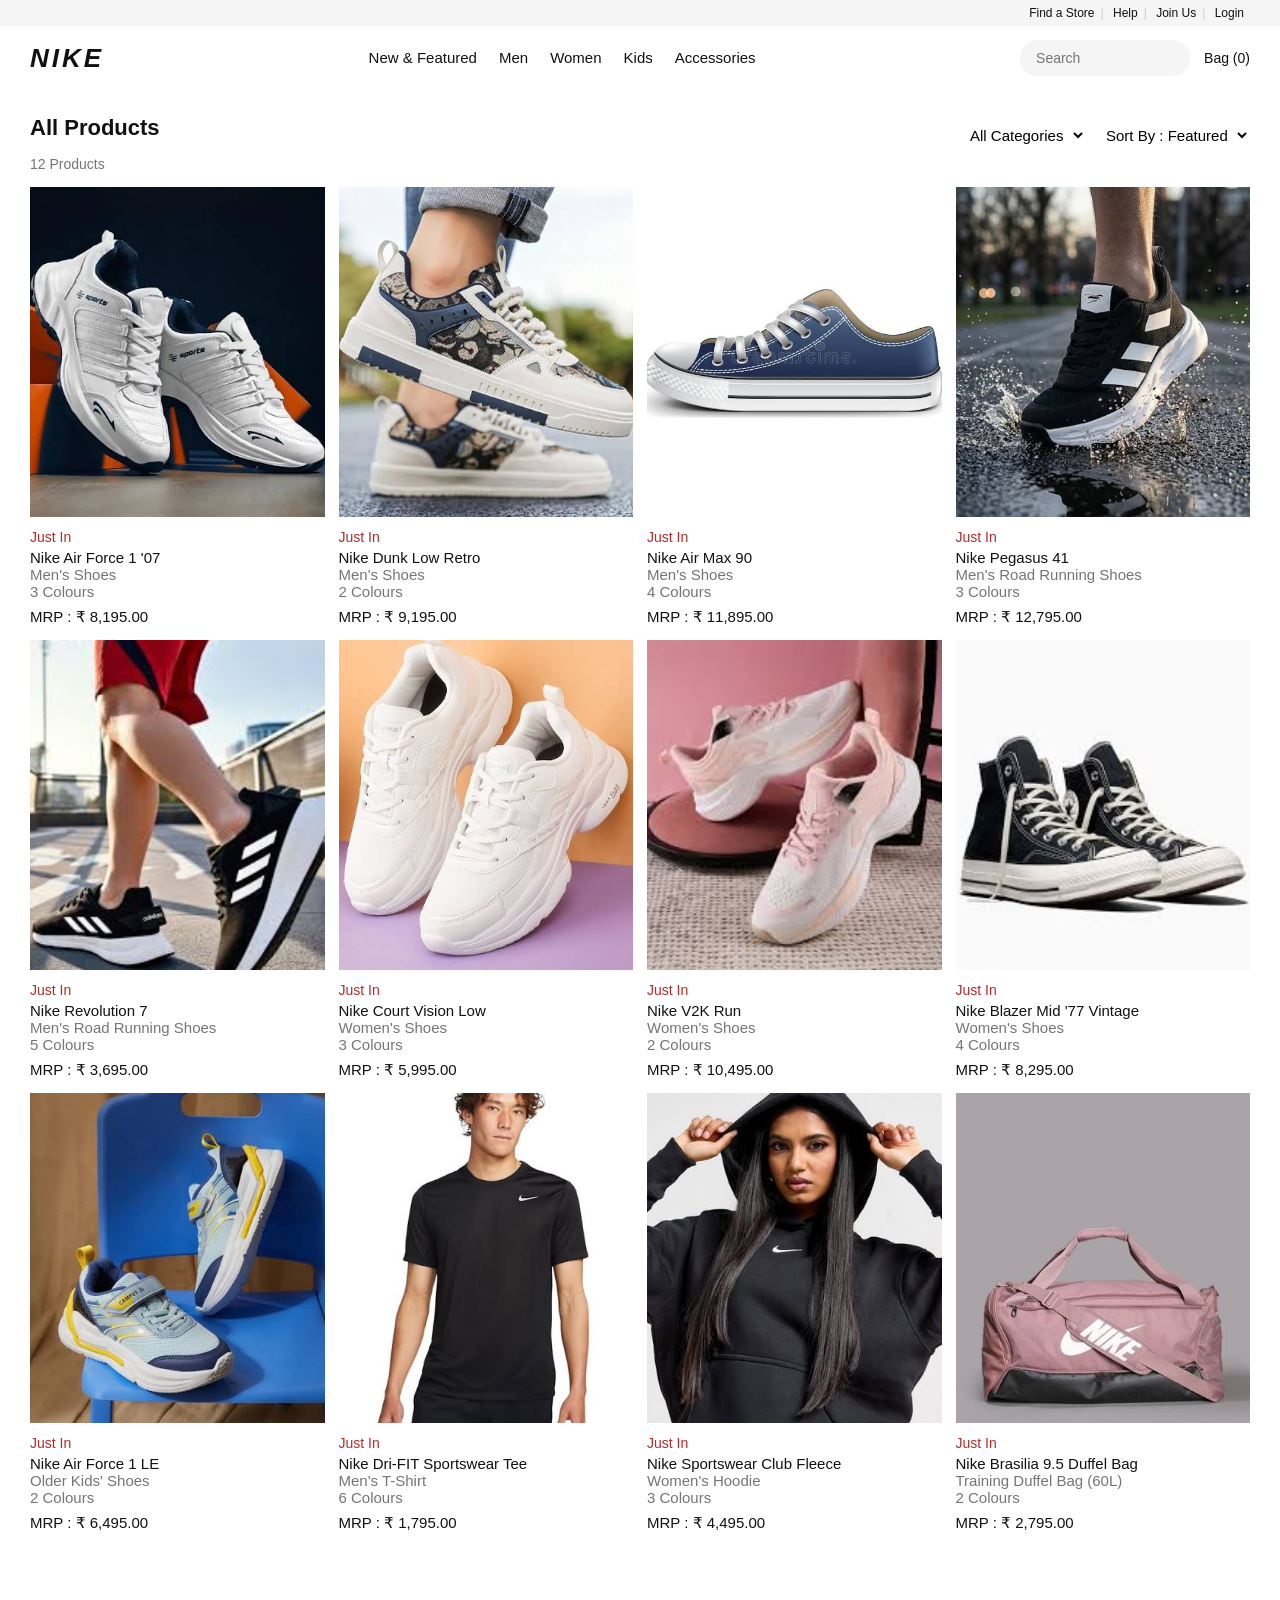
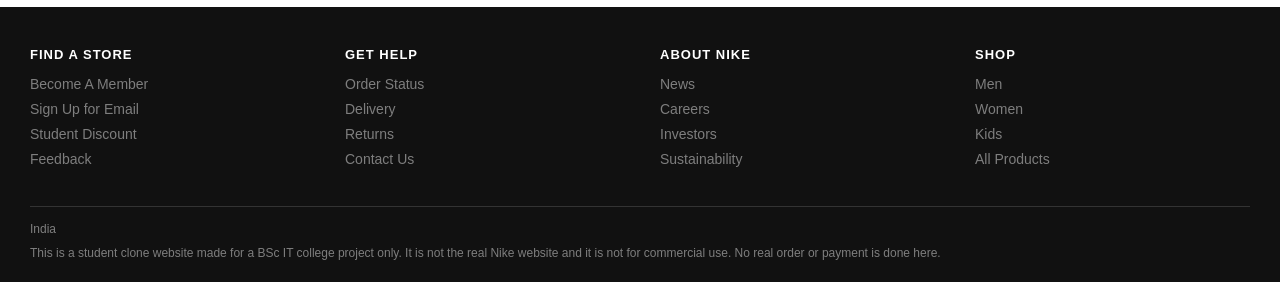
<file: products.html>
<!DOCTYPE html>
<html lang="en">
<head>
<meta charset="UTF-8">
<meta name="viewport" content="width=device-width, initial-scale=1.0">
<title>Nike Products. Nike IN</title>
<link rel="stylesheet" href="css/main_style.css">
<link rel="stylesheet" href="css/products_style.css">
</head>
<body>

<!-- ============ TOP BLACK BAR ============ -->
<div class="top-bar">
  <div class="top-links">
    <a href="about.html">Find a Store</a><span>|</span>
    <a href="about.html">Help</a><span>|</span>
    <a href="login.html">Join Us</a><span>|</span>
    <a href="login.html" id="user-link">Sign In</a>
  </div>
</div>

<!-- ============ MAIN HEADER ============ -->
<div class="header">
  <a href="index.html" class="logo">NIKE</a>

  <div class="nav">
    <a href="products.html">New &amp; Featured</a>
    <a href="products.html?cat=Men">Men</a>
    <a href="products.html?cat=Women">Women</a>
    <a href="products.html?cat=Kids">Kids</a>
    <a href="products.html?cat=Accessories">Accessories</a>
  </div>

  <div class="head-right">
    <form class="search-form" onsubmit="return doSearch(event)">
      <input type="text" id="search-box" placeholder="Search">
    </form>
    <a href="cart.html" class="bag-link">Bag (<span id="cart-count">0</span>)</a>
  </div>
</div>

<div class="container">
  <div class="list-head">
    <h2 class="page-title" id="page-heading">All Products</h2>
    <div class="filter-box">
      <select id="cat-select" onchange="showProducts()">
        <option value="All">All Categories</option>
        <option value="Men">Men</option>
        <option value="Women">Women</option>
        <option value="Kids">Kids</option>
        <option value="Accessories">Accessories</option>
      </select>
      <select id="sort-select" onchange="showProducts()">
        <option value="default">Sort By : Featured</option>
        <option value="low">Price : Low - High</option>
        <option value="high">Price : High - Low</option>
        <option value="name">Name : A - Z</option>
      </select>
    </div>
  </div>
  <p class="result-text" id="result-text"></p>

  <div class="product-grid" id="product-list"></div>
  <p id="no-result" class="no-result" style="display:none;">
    We could not find anything for that search. Try "air", "shoes" or "bag".
  </p>
</div>

<!-- ============ FOOTER ============ -->
<div class="footer">
  <div class="footer-top">
    <div class="foot-col">
      <h4>Find A Store</h4>
      <a href="about.html">Become A Member</a>
      <a href="about.html">Sign Up for Email</a>
      <a href="about.html">Student Discount</a>
      <a href="about.html">Feedback</a>
    </div>
    <div class="foot-col">
      <h4>Get Help</h4>
      <a href="about.html">Order Status</a>
      <a href="about.html">Delivery</a>
      <a href="about.html">Returns</a>
      <a href="about.html">Contact Us</a>
    </div>
    <div class="foot-col">
      <h4>About Nike</h4>
      <a href="about.html">News</a>
      <a href="about.html">Careers</a>
      <a href="about.html">Investors</a>
      <a href="about.html">Sustainability</a>
    </div>
    <div class="foot-col">
      <h4>Shop</h4>
      <a href="products.html?cat=Men">Men</a>
      <a href="products.html?cat=Women">Women</a>
      <a href="products.html?cat=Kids">Kids</a>
      <a href="products.html">All Products</a>
    </div>
  </div>
  <div class="footer-bottom">
    <p>India</p>
    <p class="disclaimer">
      This is a student clone website made for a BSc IT college project only.
      It is not the real Nike website and it is not for commercial use.
      No real order or payment is done here.
    </p>
  </div>
</div>

<script src="js/main.js"></script>
<script src="js/products.js"></script>
</body>
</html>
</file>
<file: css/main_style.css>
/* ==========================================================
   main_style.css  -  common design (Nike style)
   BSc IT Mini Project
   ========================================================== */

* {
  margin: 0;
  padding: 0;
  box-sizing: border-box;
}

body {
  /* Nike uses a font called Helvetica Now. We use the closest
     free fonts that are already there in every computer. */
  font-family: "Helvetica Neue", Helvetica, Arial, sans-serif;
  color: #111111;
  background-color: #ffffff;
  font-size: 15px;
  -webkit-font-smoothing: antialiased;
}

a {
  text-decoration: none;
  color: #111111;
}

/* ---------- TOP BLACK BAR ---------- */
.top-bar {
  background-color: #f5f5f5;
  padding: 6px 30px;
  font-size: 12px;
}

.top-links {
  text-align: right;
}

.top-links a {
  padding: 0 6px;
}

.top-links a:hover {
  color: #757575;
}

.top-links span {
  color: #cccccc;
}

/* ---------- HEADER ---------- */
.header {
  display: flex;
  align-items: center;
  justify-content: space-between;
  padding: 14px 30px;
  background-color: #ffffff;
  position: sticky;
  top: 0;
  z-index: 20;
  gap: 15px;
}

.logo {
  font-size: 26px;
  font-weight: bold;
  letter-spacing: 3px;
  font-style: italic;
}

.nav {
  display: flex;
  gap: 22px;
}

.nav a {
  font-size: 15px;
  font-weight: 500;
  padding: 4px 0;
  border-bottom: 2px solid #ffffff;
}

.nav a:hover {
  border-bottom: 2px solid #111111;
}

.head-right {
  display: flex;
  align-items: center;
  gap: 14px;
}

.search-form input {
  background-color: #f5f5f5;
  border: none;
  border-radius: 30px;
  padding: 10px 16px;
  width: 170px;
  font-size: 14px;
  outline: none;
}

.search-form input:focus {
  background-color: #eeeeee;
  width: 200px;
}

.bag-link {
  font-size: 14px;
  font-weight: 500;
}

/* ---------- BUTTONS (Nike uses round pill buttons) ---------- */
.btn {
  display: inline-block;
  background-color: #111111;
  color: #ffffff;
  border: 1px solid #111111;
  border-radius: 30px;
  padding: 13px 26px;
  font-size: 15px;
  font-weight: 500;
  cursor: pointer;
  text-align: center;
  font-family: inherit;
}

.btn:hover {
  background-color: #757575;
  border-color: #757575;
}

.btn-white {
  background-color: #ffffff;
  color: #111111;
  border-color: #ffffff;
}

.btn-white:hover {
  background-color: #e5e5e5;
  border-color: #e5e5e5;
  color: #111111;
}

.btn-outline {
  background-color: #ffffff;
  color: #111111;
  border: 1px solid #cccccc;
}

.btn-outline:hover {
  background-color: #ffffff;
  border-color: #111111;
  color: #111111;
}

.btn-small {
  padding: 9px 18px;
  font-size: 13px;
}

.full {
  display: block;
  width: 100%;
  margin-top: 12px;
}

/* ---------- PAGE PARTS ---------- */
.container {
  max-width: 1340px;
  margin: 0 auto;
  padding: 25px 30px;
}

.page-title {
  font-size: 22px;
  font-weight: bold;
  margin-bottom: 15px;
}

.section-title {
  font-size: 20px;
  font-weight: 500;
  margin-bottom: 14px;
}

/* ---------- PRODUCT CARD ---------- */
.product-grid {
  display: grid;
  grid-template-columns: repeat(4, 1fr);
  gap: 14px;
}

.card {
  background-color: #ffffff;
}

.card .img-box {
  background-color: #f5f5f5;
  overflow: hidden;
}

.card img {
  width: 100%;
  height: 330px;
  object-fit: cover;
  display: block;
}

.card:hover img {
  opacity: 0.9;
}

.card .tag {
  color: #b32b2b;
  font-size: 14px;
  font-weight: 500;
  margin-top: 12px;
}

.card h3 {
  font-size: 15px;
  font-weight: 500;
  margin-top: 4px;
}

.card .sub {
  color: #757575;
  font-size: 15px;
}

.card .price {
  margin-top: 8px;
  font-size: 15px;
  font-weight: 500;
}

.card .old-price {
  color: #757575;
  text-decoration: line-through;
  font-weight: normal;
  margin-left: 8px;
  font-size: 14px;
}

/* ---------- TABLE ---------- */
table {
  width: 100%;
  border-collapse: collapse;
}

td, th {
  padding: 10px 0;
  text-align: left;
  font-size: 15px;
  font-weight: normal;
  border-bottom: 1px solid #e5e5e5;
}

th {
  font-weight: bold;
}

/* ---------- FOOTER ---------- */
.footer {
  background-color: #111111;
  color: #ffffff;
  margin-top: 50px;
  padding: 40px 30px 20px 30px;
}

.footer-top {
  display: flex;
  gap: 40px;
  flex-wrap: wrap;
  max-width: 1340px;
  margin: 0 auto;
}

.foot-col {
  flex: 1;
  min-width: 170px;
  display: flex;
  flex-direction: column;
}

.foot-col h4 {
  font-size: 13px;
  letter-spacing: 1px;
  margin-bottom: 14px;
  text-transform: uppercase;
}

.foot-col a {
  color: #7e7e7e;
  font-size: 14px;
  margin-bottom: 9px;
}

.foot-col a:hover {
  color: #ffffff;
}

.footer-bottom {
  max-width: 1340px;
  margin: 30px auto 0 auto;
  border-top: 1px solid #333333;
  padding-top: 15px;
  color: #7e7e7e;
  font-size: 12px;
}

.disclaimer {
  margin-top: 8px;
  line-height: 18px;
}

/* ---------- MOBILE ---------- */
@media (max-width: 1000px) {
  .nav { display: none; }
  .product-grid { grid-template-columns: repeat(2, 1fr); }
  .card img { height: 240px; }
}

@media (max-width: 600px) {
  .header { padding: 12px 16px; }
  .container { padding: 20px 16px; }
  .product-grid { grid-template-columns: repeat(2, 1fr); }
  .card img { height: 180px; }
  .search-form input { width: 110px; }
}
</file>
<file: css/home_style.css>
/* home_style.css  -  only for index.html */

.hero {
  /* if images/banner.jpg is missing, only the grey colour is shown */
  background-color: #e5e5e5;
  background-image: url("../images/banner.jpg");
  background-size: cover;
  background-position: center;
  height: 560px;
  display: flex;
  align-items: flex-end;
  justify-content: center;
  text-align: center;
  padding-bottom: 50px;
}

.hero-text {
  background-color: rgba(255, 255, 255, 0.85);
  padding: 25px 35px;
  max-width: 620px;
}

.hero-small {
  font-size: 15px;
  font-weight: 500;
  margin-bottom: 6px;
}

.hero-text h1 {
  font-size: 68px;
  font-weight: bold;
  letter-spacing: -2px;
  line-height: 1;
  margin-bottom: 12px;
}

.hero-desc {
  font-size: 16px;
  margin-bottom: 18px;
  color: #111111;
}

.hero-text .btn {
  margin: 0 4px;
}

.hero-text .btn-white {
  border: 1px solid #111111;
}

.cat-grid {
  display: grid;
  grid-template-columns: repeat(4, 1fr);
  gap: 14px;
}

.cat-card {
  background-color: #f5f5f5;
  height: 170px;
  display: flex;
  align-items: center;
  justify-content: center;
  font-size: 22px;
  font-weight: bold;
}

.cat-card:hover {
  background-color: #111111;
  color: #ffffff;
}

.member-strip {
  background-color: #111111;
  color: #ffffff;
  text-align: center;
  padding: 60px 20px;
  margin-top: 40px;
}

.strip-small {
  font-size: 14px;
  margin-bottom: 8px;
}

.member-strip h2 {
  font-size: 46px;
  letter-spacing: -1px;
  margin-bottom: 10px;
}

.member-strip p {
  color: #cccccc;
  margin-bottom: 20px;
}

@media (max-width: 1000px) {
  .cat-grid { grid-template-columns: repeat(2, 1fr); }
}

@media (max-width: 600px) {
  .hero { height: 400px; }
  .hero-text h1 { font-size: 38px; }
  .member-strip h2 { font-size: 30px; }
}
</file>
<file: css/about_style.css>
/* about_style.css  -  only for about.html */

.about-box {
  max-width: 850px;
  line-height: 25px;
  margin-bottom: 30px;
}

.about-box p { margin-bottom: 14px; }

.note-line {
  background-color: #f5f5f5;
  border-left: 3px solid #111111;
  padding: 14px;
  font-size: 14px;
  line-height: 22px;
}

.feature-list {
  margin: 0 0 30px 20px;
  line-height: 28px;
}

.tech-table {
  max-width: 700px;
  margin-bottom: 35px;
}

.tech-table th { width: 220px; }

.date-line {
  color: #757575;
  font-size: 13px;
  margin-top: 25px;
}
</file>
<file: css/cart_style.css>
/* cart_style.css  -  only for cart.html */

.cart-area {
  display: flex;
  gap: 45px;
  flex-wrap: wrap;
}

.cart-left {
  flex: 2;
  min-width: 300px;
}

.cart-right {
  flex: 1;
  min-width: 280px;
}

.cart-item {
  display: flex;
  gap: 18px;
  padding: 18px 0;
  border-bottom: 1px solid #e5e5e5;
}

.cart-item img {
  width: 140px;
  height: 140px;
  object-fit: cover;
  background-color: #f5f5f5;
}

.item-info {
  flex: 1;
}

.item-info h3 {
  font-size: 16px;
  font-weight: 500;
}

.item-info p {
  color: #757575;
  font-size: 14px;
  margin-top: 3px;
}

.qty-box {
  display: flex;
  align-items: center;
  border: 1px solid #e5e5e5;
  border-radius: 30px;
  width: 115px;
  margin-top: 12px;
  overflow: hidden;
}

.qty-box button {
  width: 36px;
  height: 36px;
  border: none;
  background-color: #ffffff;
  font-size: 18px;
  cursor: pointer;
}

.qty-box button:hover { background-color: #f5f5f5; }

.qty-box span {
  flex: 1;
  text-align: center;
  font-size: 14px;
}

.item-right {
  text-align: right;
}

.line-total {
  font-size: 15px;
  font-weight: 500;
}

.remove-btn {
  background: none;
  border: none;
  color: #757575;
  cursor: pointer;
  font-size: 13px;
  text-decoration: underline;
  margin-top: 12px;
  font-family: inherit;
}

.remove-btn:hover { color: #111111; }

.note {
  color: #007d48;
  font-size: 13px;
  margin-top: 10px;
}

.empty-msg {
  text-align: center;
  padding: 70px 20px;
}
</file>
<file: css/checkout_style.css>
/* checkout_style.css  -  only for checkout.html */

.checkout-area {
  display: flex;
  gap: 45px;
  flex-wrap: wrap;
}

.form-side {
  flex: 2;
  min-width: 300px;
  max-width: 560px;
}

.summary-side {
  flex: 1;
  min-width: 270px;
}

.sub-note {
  color: #757575;
  font-size: 14px;
  margin-bottom: 18px;
}

.form-side .page-title {
  margin-top: 30px;
}

.form-side input, .form-side textarea {
  width: 100%;
  padding: 14px;
  border: 1px solid #cccccc;
  border-radius: 4px;
  margin-bottom: 12px;
  font-size: 15px;
  font-family: inherit;
}

.form-side input:focus, .form-side textarea:focus {
  outline: none;
  border-color: #111111;
}

.two-col {
  display: flex;
  gap: 12px;
}

.two-col input { flex: 1; }

.radio-line {
  display: block;
  border: 1px solid #e5e5e5;
  border-radius: 4px;
  padding: 14px;
  margin-bottom: 10px;
  cursor: pointer;
  font-size: 15px;
}

.error-msg {
  color: #b32b2b;
  font-size: 14px;
  margin: 10px 0;
  min-height: 18px;
}

.sum-item {
  display: flex;
  gap: 12px;
  align-items: center;
  padding: 10px 0;
  border-bottom: 1px solid #e5e5e5;
  font-size: 13px;
}

.sum-item img {
  width: 60px;
  height: 60px;
  object-fit: cover;
  background-color: #f5f5f5;
}

.sum-item div:nth-child(2) { flex: 1; }
</file>
<file: css/login_style.css>
/* login_style.css  -  only for login.html */

.login-box {
  max-width: 420px;
  margin: 10px auto 40px auto;
  text-align: center;
}

.join-title {
  font-size: 26px;
  font-weight: bold;
  line-height: 32px;
  margin-bottom: 22px;
}

.tab-row {
  display: flex;
  margin-bottom: 20px;
}

.tab-btn {
  flex: 1;
  padding: 10px;
  border: none;
  border-bottom: 2px solid #e5e5e5;
  background-color: #ffffff;
  font-family: inherit;
  font-size: 15px;
  cursor: pointer;
  color: #757575;
}

.tab-btn.active {
  border-bottom: 2px solid #111111;
  color: #111111;
  font-weight: 500;
}

.login-box input {
  width: 100%;
  padding: 14px;
  border: 1px solid #cccccc;
  border-radius: 4px;
  margin-bottom: 12px;
  font-size: 15px;
  font-family: inherit;
}

.login-box input:focus {
  outline: none;
  border-color: #111111;
}

.msg {
  font-size: 14px;
  min-height: 18px;
  text-align: left;
}

.msg.error { color: #b32b2b; }
.msg.success { color: #007d48; }

.terms {
  font-size: 12px;
  color: #757575;
  margin: 12px 0;
  line-height: 18px;
}

.excel-box {
  margin-top: 45px;
  border-top: 1px solid #e5e5e5;
  padding-top: 25px;
  text-align: left;
}

.excel-box h3 {
  font-size: 16px;
  margin-bottom: 8px;
}

.small-note {
  font-size: 13px;
  color: #757575;
  line-height: 19px;
  margin-bottom: 12px;
}

.excel-box .btn {
  margin-right: 8px;
}
</file>
<file: css/order_style.css>
/* order_style.css  -  only for order.html */

.success-box {
  text-align: center;
  padding: 45px 20px;
  border-bottom: 1px solid #e5e5e5;
  margin-bottom: 30px;
}

.tick {
  font-size: 40px;
  color: #007d48;
}

.success-box h1 {
  font-size: 34px;
  font-weight: bold;
  letter-spacing: -1px;
  margin: 12px 0;
}

.success-box p {
  color: #757575;
  margin: 4px 0;
}

.success-box b { color: #111111; }

.order-detail {
  max-width: 900px;
  margin: 0 auto;
}

.order-detail table { margin-bottom: 35px; }

.order-detail th { width: 210px; }

.print-row {
  text-align: center;
  margin-top: 10px;
}

.print-row .btn { margin: 0 5px; }

@media print {
  .top-bar, .header, .footer, .btn { display: none; }
}
</file>
<file: css/product_style.css>
/* product_style.css  -  only for product.html */

.breadcrumb {
  font-size: 13px;
  color: #757575;
  margin-bottom: 14px;
}

.detail-box {
  display: flex;
  gap: 45px;
  flex-wrap: wrap;
}

.detail-img {
  flex: 1.4;
  min-width: 300px;
}

.detail-img img {
  width: 100%;
  background-color: #f5f5f5;
  display: block;
}

.detail-info {
  flex: 1;
  min-width: 300px;
  max-width: 420px;
}

.detail-info h1 {
  font-size: 24px;
  font-weight: 500;
}

.cat-name {
  color: #757575;
  font-size: 16px;
  margin: 3px 0 18px 0;
}

.detail-price {
  font-size: 16px;
  font-weight: 500;
}

.old-price {
  color: #757575;
  text-decoration: line-through;
  font-weight: normal;
  margin-left: 8px;
}

.off {
  color: #007d48;
  margin-left: 8px;
  font-weight: 500;
}

.tax-note {
  color: #757575;
  font-size: 13px;
  margin: 4px 0 22px 0;
}

.size-head {
  display: flex;
  justify-content: space-between;
  font-size: 15px;
  font-weight: 500;
  margin-bottom: 8px;
}

.size-head span {
  color: #757575;
  font-weight: normal;
}

.size-box {
  display: grid;
  grid-template-columns: repeat(3, 1fr);
  gap: 8px;
}

.size-btn {
  border: 1px solid #e5e5e5;
  background-color: #ffffff;
  padding: 14px 0;
  border-radius: 4px;
  cursor: pointer;
  font-size: 15px;
  font-family: inherit;
}

.size-btn:hover {
  border-color: #111111;
}

.size-btn.selected {
  border-color: #111111;
  background-color: #f5f5f5;
}

.qty-row {
  margin-top: 22px;
}

.qty-row h4 {
  font-size: 15px;
  margin-bottom: 8px;
}

.qty-box {
  display: flex;
  align-items: center;
  border: 1px solid #e5e5e5;
  border-radius: 30px;
  width: 130px;
  overflow: hidden;
}

.qty-box button {
  width: 42px;
  height: 42px;
  border: none;
  background-color: #ffffff;
  font-size: 20px;
  cursor: pointer;
}

.qty-box button:hover {
  background-color: #f5f5f5;
}

.qty-box span {
  flex: 1;
  text-align: center;
  font-size: 15px;
}

.add-btn {
  margin-top: 22px;
}

.error-msg {
  color: #b32b2b;
  font-size: 14px;
  margin-top: 10px;
  min-height: 18px;
}

.desc {
  margin-top: 26px;
  line-height: 24px;
  color: #111111;
}

.point-list {
  margin: 14px 0 0 18px;
  color: #757575;
  font-size: 14px;
  line-height: 24px;
}
</file>
<file: css/products_style.css>
/* products_style.css  -  only for products.html */

.list-head {
  display: flex;
  justify-content: space-between;
  align-items: center;
  flex-wrap: wrap;
  gap: 10px;
}

.filter-box {
  display: flex;
  gap: 10px;
}

.filter-box select {
  border: none;
  background-color: #ffffff;
  font-size: 15px;
  font-weight: 500;
  font-family: inherit;
  cursor: pointer;
  padding: 6px;
}

.filter-box select:hover {
  color: #757575;
}

.result-text {
  color: #757575;
  font-size: 14px;
  margin-bottom: 15px;
}

.no-result {
  text-align: center;
  padding: 60px 20px;
  color: #757575;
}
</file>
